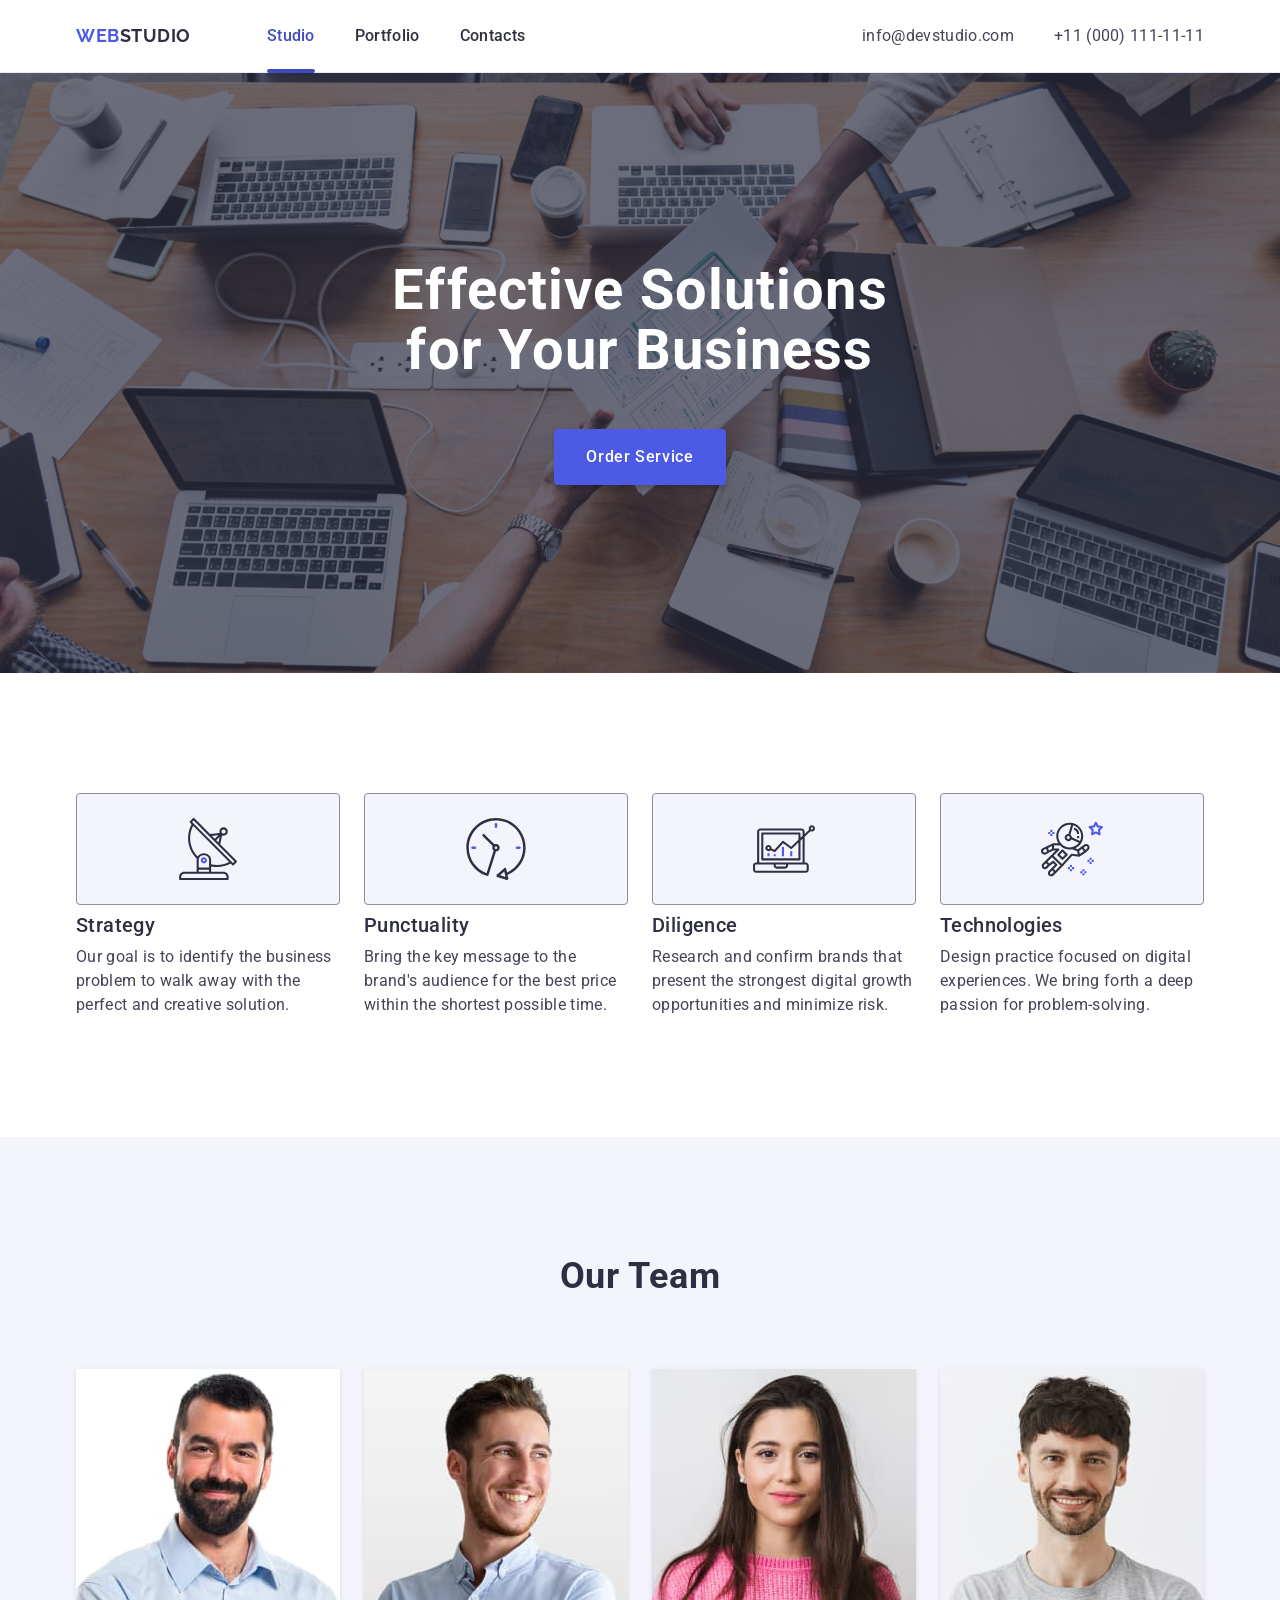
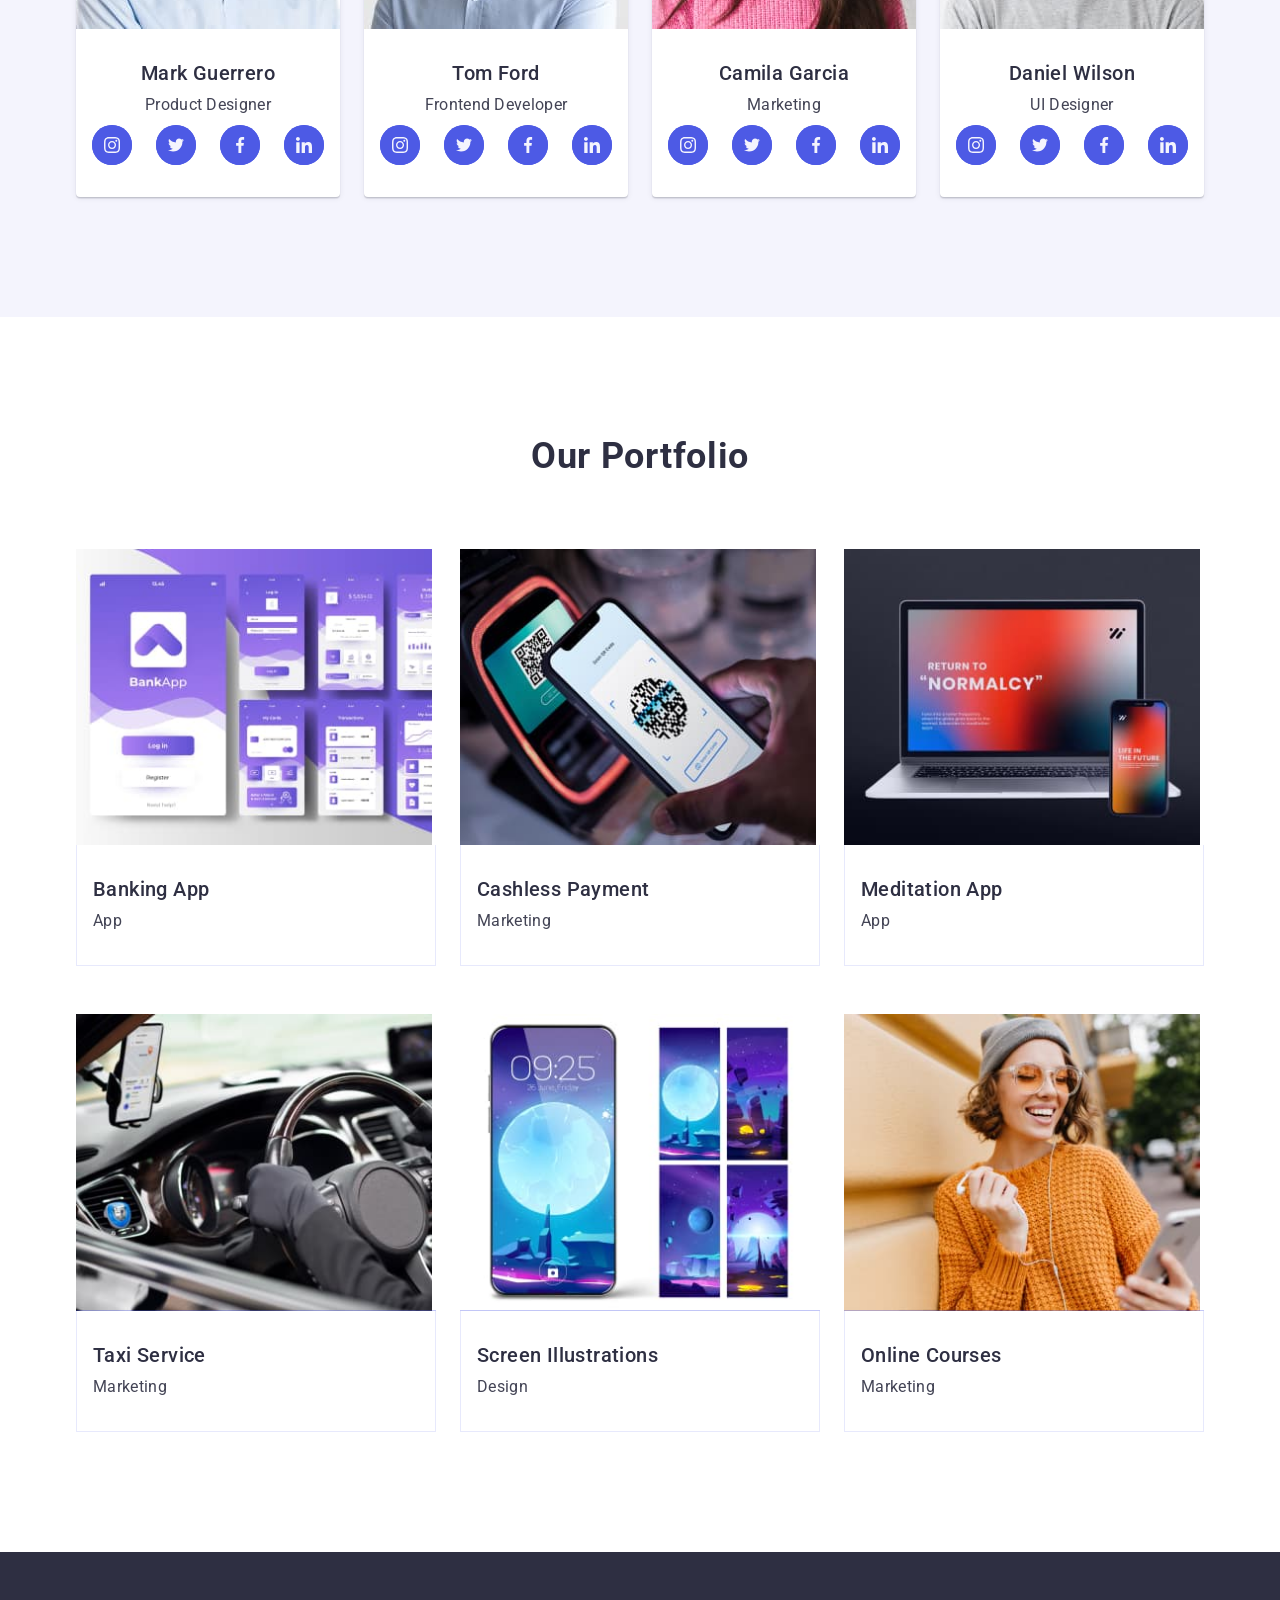
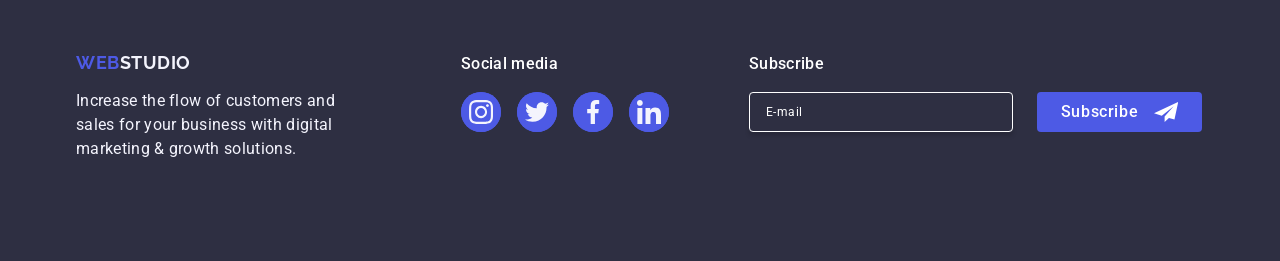
<file: index.html>
<html lang="en"><head>
    <link rel="preconnect" href="https://fonts.googleapis.com">
    <link rel="preconnect" href="https://fonts.gstatic.com" crossorigin="">
    <link href="https://fonts.googleapis.com/css2?family=Raleway:wght@700&amp;family=Roboto:wght@400;500;700&amp;display=swap" rel="stylesheet">
    <link rel="stylesheet" href="https://cdnjs.cloudflare.com/ajax/libs/modern-normalize/2.0.0/modern-normalize.min.css" integrity="sha512-4xo8blKMVCiXpTaLzQSLSw3KFOVPWhm/TRtuPVc4WG6kUgjH6J03IBuG7JZPkcWMxJ5huwaBpOpnwYElP/m6wg==" crossorigin="anonymous" referrerpolicy="no-referrer">

    <link rel="stylesheet" href="./css/styles.css">
    <meta charset="UTF-8">
    <meta name="viewport" content="width=device-width, initial-scale=1.0">
    <title>webstudio</title>
</head>
<body>
    <!---------------HEADER----------------------->
    <header class="header">
        <div class="container header-container">
            <nav class="navigation">
                <a class="web" href="./index.html">Web <span class="web-logo">Studio</span></a>
                <ul class="nav-list">
                    <li class="nav-list-item ">
                        <a href="./index.html" class="nav-item-link studio">Studio</a>
                    </li>
                    <li class="nav-list-item">
                        <a href="" class="nav-item-link">Portfolio</a>
                    </li>
                    <li class="nav-list-item">
                        <a href="" class="nav-item-link">Contacts</a>
                    </li>
                </ul>
            </nav>
            <address class="address">
                <ul class="address-list">
                    <li class="address-item">
                        <a class="address-link" href="mailto:info@devstudio.com">info@devstudio.com</a>
                    </li>
                    <li class="address-item">
                        <a class="address-link" href="tel:+110001111111">+11 (000) 111-11-11</a>
                    </li>
                </ul>
            </address>
            <button type="button" class="header-mob-btn">
                <svg class="" width="24" height="24">
                    <use href="./images/symbol-defs.svg#icon-mob-menu"></use>
                </svg>
            </button>
        </div>
        <!--------------------------- MODAL MENU MOBILE----------------------------------->
        <div class="modal-mob-menu ">
            <div class="modal-mob-top">
                <button class="modal-tel-close-btn" type="button">
                    <svg class="tel-close-btn" width="8" height="8">
                        <use href="./images/symbol-defs.svg#icon-close"></use>
                    </svg>
                </button>
                <nav class="modal-mob-nav">
                    <ul class="mob-item">
                        <li>Studio</li>
                        <li>Portfolio</li>
                        <li>Contacts</li>
                    </ul>
                </nav>
            </div>
            <div class="modal-botton">
                <address class="modal-address">
                    <a class="modal-mob-link" href="tel:+110001111111">+11 (000) 111-11-11</a>
                    <a class="modal-mob-link" href="mailto:info@devstudio.com">info@devstudio.com</a>
                </address>

                <ul class="mob-list-link">
                    <li class="mob-link">
                        <a href="" target="_blank" class="mob-soc-link">
                            <svg class="footer-social-media" width="24" height="24">
                                <use href="./images/symbol-defs.svg#icon-instagram-footer"></use>
                            </svg>
                        </a>
                    </li>
                    <li class="mob-link">
                        <a href="" target="_blank" class="mob-soc-link">
                            <svg class="footer-social-media" width="24" height="24">
                                <use href="./images/symbol-defs.svg#icon-twitter-footer"></use>
                            </svg>
                        </a>
                    </li>
                    <li class="mob-link">
                        <a href="" target="_blank" class="mob-soc-link">
                            <svg class="footer-social-media" width="24" height="24">
                                <use href="./images/symbol-defs.svg#icon-facebook-footer"></use>
                            </svg>
                        </a>
                    </li>
                    <li class="mob-link">
                        <a href="" target="_blank" class="mob-soc-link">
                            <svg class="footer-social-media" width="24" height="24">
                                <use href="./images/symbol-defs.svg#icon-linkedin-footer"></use>
                            </svg>
                        </a>
                    </li>
                </ul>
            </div>


        </div>

        
    </header>

    <!-----------------------------------HERO------------------------------------->
    <main class="main">
        <section class="hero">
            <div class="container">
                <h1 class="hero-title">Effective Solutions for Your Business</h1>
                <button class="btn" type="button"><span class="btn-text">Order Service</span> </button>
            </div>
        </section>

        <!-----------------------------------------FEATURES-------------------------->
        <section class="features">
            <div class="container">
                <h2 class="visually-hidden">features</h2>
                <ul class="features-list">
                    <li class="features-item">
                        <div class="features-images">
                            <svg class="icon" width="64" height="64">
                                <use href="./images/symbol-defs.svg#icon-antenna"></use>
                            </svg>
                        </div>
                        <h3 class="features-subtitle">Strategy</h3>
                        <p class="features-paragraph">
                            Our goal is to identify the business
                            problem to walk away with the perfect and creative solution.
                        </p>
                    </li>
                    <li class="features-item">
                        <div class="features-images">
                            <svg class="icon" width="64" height="64">
                                <use href="./images/symbol-defs.svg#icon-clock"></use>
                            </svg>
                        </div>
                        <h3 class="features-subtitle">Punctuality</h3>
                        <p class="features-paragraph">
                            Bring the key message to the brand's audience for the best price within the shortest
                            possible
                            time.
                        </p>
                    </li>
                    <li class="features-item">
                        <div class="features-images">
                            <svg class="icon" width="64" height="64">
                                <use href="./images/symbol-defs.svg#icon-diagram"></use>
                            </svg>
                        </div>
                        <h3 class="features-subtitle">Diligence</h3>
                        <p class="features-paragraph">
                            Research and confirm brands that present the strongest digital growth opportunities and
                            minimize
                            risk.
                        </p>
                    </li>
                    <li class="features-item">
                        <div class="features-images">
                            <svg class="icon" width="64" height="64">
                                <use href="./images/symbol-defs.svg#icon-astronaut"></use>
                            </svg>
                        </div>
                        <h3 class="features-subtitle">Technologies</h3>
                        <p class="features-paragraph">
                            Design practice focused on digital experiences. We bring forth a deep passion for
                            problem-solving.
                        </p>

                    </li>
                </ul>

            </div>

        </section>
        <!----------------------------------TEAM---------------------------------->
        <section class="our-team">
            <div class="container team-container">
                <h2 class="team-title">Our Team</h2>
                <ul class="team-list">
                    <li class="team-item">
                        <img  srcset="./images/team/img4.jpg 1x, ./images/team/img4-2x.jpg 2x " src="./images/team/img4.jpg" alt="" width="264" height="260" class="team-image ">
                        <div class="description">
                            <h3 class="team-name">Mark Guerrero</h3>
                            <p class="team-text">Product Designer</p>
                            <ul class="team-list-link">
                                <li class="team-link-item">
                                    <a href="" class="our-team-link" target="_blank">
                                        <svg class="team-social-media" width="16" height="16">
                                            <use href="./images/symbol-defs.svg#icon-instagram">
                                            </use>
                                        </svg>
                                    </a>
                                </li>
                                <li class="team-link-item">
                                    <a href="" class="our-team-link" target="_blank">
                                        <svg class="team-social-media" width="16" height="16">
                                            <use href="./images/symbol-defs.svg#icon-twitter">
                                            </use>
                                        </svg>
                                    </a>
                                </li>
                                <li class="team-link-item">
                                    <a href="" class="our-team-link" target="_blank">
                                        <svg class="team-social-media" width="16" height="16">
                                            <use href="./images/symbol-defs.svg#icon-facebook"></use>
                                        </svg>
                                    </a>
                                </li>
                                <li class="team-link-item">
                                    <a href="" class="our-team-link" target="_blank">
                                        <svg class="team-social-media" width="16" height="16">
                                            <use href="./images/symbol-defs.svg#icon-linkedin"></use>
                                        </svg>
                                    </a>
                                </li>
                            </ul>

                        </div>
                    </li>
                    <li class="team-item">
                        <img srcset="./images/team/img5.jpg 1x, ./images/team/img5-2x.jpg 2x " src="./images/team/img5.jpg" alt="" width="264" height="260" class="team-image ">
                        <div class="description">
                            <h3 class="team-name">Tom Ford</h3>
                            <p class="team-text">Frontend Developer</p>
                            <ul class="team-list-link">
                                <li class="team-link-item">
                                    <a href="" class="our-team-link" target="_blank">
                                        <svg class="team-social-media" width="16" height="16">
                                            <use href="./images/symbol-defs.svg#icon-instagram">
                                            </use>
                                        </svg>
                                    </a>
                                </li>
                                <li class="team-link-item">
                                    <a href="" class="our-team-link" target="_blank">
                                        <svg class="team-social-media" width="16" height="16">
                                            <use href="./images/symbol-defs.svg#icon-twitter">
                                            </use>
                                        </svg>
                                    </a>
                                </li>
                                <li class="team-link-item">
                                    <a href="" class="our-team-link" target="_blank">
                                        <svg class="team-social-media" width="16" height="16">
                                            <use href="./images/symbol-defs.svg#icon-facebook"></use>
                                        </svg>
                                    </a>
                                </li>
                                <li class="team-link-item">
                                    <a href="" class="our-team-link" target="_blank">
                                        <svg class="team-social-media" width="16" height="16">
                                            <use href="./images/symbol-defs.svg#icon-linkedin"></use>
                                        </svg>
                                    </a>
                                </li>
                            </ul>

                        </div>
                    </li>
                    <li class="team-item">
                        <img srcset="./images/team/img6.jpg 1x, ./images/team/img6-2x.jpg 2x " src="./images/team/img6.jpg" alt="" width="264" height="260" class="team-image ">
                        <div class="description">
                            <h3 class="team-name">Camila Garcia</h3>
                            <p class="team-text">Marketing</p>

                            <ul class="team-list-link">
                                <li class="team-link-item">
                                    <a href="" class="our-team-link" target="_blank">
                                        <svg class="team-social-media" width="16" height="16">
                                            <use href="./images/symbol-defs.svg#icon-instagram">
                                            </use>
                                        </svg>
                                    </a>
                                </li>
                                <li class="team-link-item">
                                    <a href="" class="our-team-link" target="_blank">
                                        <svg class="team-social-media" width="16" height="16">
                                            <use href="./images/symbol-defs.svg#icon-twitter">
                                            </use>
                                        </svg>
                                    </a>
                                </li>
                                <li class="team-link-item">
                                    <a href="" class="our-team-link" target="_blank">
                                        <svg class="team-social-media" width="16" height="16">
                                            <use href="./images/symbol-defs.svg#icon-facebook"></use>
                                        </svg>
                                    </a>
                                </li>
                                <li class="team-link-item">
                                    <a href="" class="our-team-link" target="_blank">
                                        <svg class="team-social-media" width="16" height="16">
                                            <use href="./images/symbol-defs.svg#icon-linkedin"></use>
                                        </svg>
                                    </a>
                                </li>
                            </ul>

                        </div>
                    </li>
                    <li class="team-item">
                        <img srcset="./images/team/img7.jpg 1x, ./images/team/img7-2x.jpg 2x " src="./images/.jpg" alt="ui designer" width="264" height="260" class="team-image ">
                        <div class="description">
                            <h3 class="team-name">Daniel Wilson</h3>
                            <p class="team-text">UI Designer</p>

                            <ul class="team-list-link">
                                <li class="team-link-item">
                                    <a href="" class="our-team-link" target="_blank">
                                        <svg class="team-social-media" width="16" height="16">
                                            <use href="./images/symbol-defs.svg#icon-instagram">
                                            </use>
                                        </svg>
                                    </a>
                                </li>
                                <li class="team-link-item">
                                    <a href="" class="our-team-link" target="_blank">
                                        <svg class="team-social-media" width="16" height="16">
                                            <use href="./images/symbol-defs.svg#icon-twitter">
                                            </use>
                                        </svg>
                                    </a>
                                </li>
                                <li class="team-link-item">
                                    <a href="" class="our-team-link" target="_blank">
                                        <svg class="team-social-media" width="16" height="16">
                                            <use href="./images/symbol-defs.svg#icon-facebook"></use>
                                        </svg>
                                    </a>
                                </li>
                                <li class="team-link-item">
                                    <a href="" class="our-team-link" target="_blank">
                                        <svg class="team-social-media" width="16" height="16">
                                            <use href="./images/symbol-defs.svg#icon-linkedin"></use>
                                        </svg>
                                    </a>
                                </li>
                            </ul>

                        </div>
                    </li>
                </ul>

            </div>
        </section>
        <!-----------------------------------------PORTFOLIO----------------------------->
        <section class="section-portfolio">
        <div class="container">
          <h2 class="section-portfolio-title">Our Portfolio</h2>
          <ul class="portfolio-list">
            <li class="portfolio-item">
              <div class="portfolio-cover-wrap">
                <picture>
                  <source srcset="
                      ./images/portfolio/port-image-1.jpg    1x,
                      ./images/portfolio/port-image-1-2x.jpg 2x
                    " media="(min-width:1158px)">
                  <source srcset="
                      ./images/portfolio/port-mob-1.jpg    1x,
                      ./images/portfolio/port-mob-1-2x.jpg 2x
                    " media="(min-width:767px)">
                  <source srcset="
                     ./images/portfolio/port-tab-1.jpg  1x,
                      ./images/portfolio/port-tab-1-2x.jpg 2x
                    " media="(max-width:768px)">
                  <img src="./images/portfolio/port-image-1.jpg" alt="Banking App" width="360" height="300">
                </picture>
                <p class="portfolio-cover-text">
                  14 Stylish and User-Friendly App Design Concepts · Task
                  Manager App · Calorie Tracker App · Exotic Fruit Ecommerce App
                  · Cloud Storage App
                </p>
              </div>

              <div class="portfolio-item-text-container">
                <h3 class="portfolio-title">Banking App</h3>
                <p class="portfolio-title-text">App</p>
              </div>
            </li>
            <li class="portfolio-item">
              <div class="portfolio-cover-wrap">
                <picture>
                  <source srcset="
                      ./images/portfolio/port-image-2.jpg    1x,
                      ./images/portfolio/port-image-2-2x.jpg 2x
                    " media="(min-width:1158px)">
                  <source srcset="
                      ./images/portfolio/port-mob-2.jpg    1x,
                      ./images/portfolio/port-mob-2-2x.jpg 2x
                    " media="(min-width:767px)">
                  <source srcset="
                      ./images/portfolio/port-tab-2.jpg  1x,
                      ./images/portfolio/port-tab-2-2x.jpg 2x
                    " media="(max-width:768px)">
                  <img src="./images/portfolio/port-image-2.jpg" alt="Cashless Payment" width="360" height="300">
                </picture>
                <p class="portfolio-cover-text">
                  14 Stylish and User-Friendly App Design Concepts · Task
                  Manager App · Calorie Tracker App · Exotic Fruit Ecommerce App
                  · Cloud Storage App
                </p>
              </div>
              <div class="portfolio-item-text-container">
                <h3 class="portfolio-title">Cashless Payment</h3>
                <p class="portfolio-title-text">Marketing</p>
              </div>
            </li>
            <li class="portfolio-item">
              <div class="portfolio-cover-wrap">
                <picture>
                  <source srcset="
                      ./images/portfolio/port-image-3.jpg    1x,
                      ./images/portfolio/port-image-3-2x.jpg 2x
                    " media="(min-width:1158px)">
                  <source srcset="
                    ./images/portfolio/port-mob-3.jpg    1x,
                      ./images/portfolio/port-mob-3-2x.jpg 2x
                    " media="(min-width:767px)">
                  <source srcset="
                      ./images/portfolio/port-tab-3.jpg  1x,
                      ./images/portfolio/port-tab-3-2x.jpg 2x
                    " media="(max-width:768px)">
                  <img src="./images/portfolio/port-image-3.jpg" alt="Meditation App" width="360" height="300">
                </picture>
                <p class="portfolio-cover-text">
                  14 Stylish and User-Friendly App Design Concepts · Task
                  Manager App · Calorie Tracker App · Exotic Fruit Ecommerce App
                  · Cloud Storage App
                </p>
              </div>
              <div class="portfolio-item-text-container">
                <h3 class="portfolio-title">Meditation App</h3>
                <p class="portfolio-title-text">App</p>
              </div>
            </li>
            <li class="portfolio-item">
              <div class="portfolio-cover-wrap">
                <picture>
                  <source srcset="
                      ./images/portfolio/port-image-4.jpg    1x,
                      ./images/portfolio/port-image-4-2x.jpg 2x
                    " media="(min-width:1158px)">
                  <source srcset="
                      ./images/portfolio/port-mob-4.jpg    1x,
                      ./images/portfolio/port-mob-4-2x.jpg 2x
                    " media="(min-width:767px)">
                  <source srcset="
                     ./images/portfolio/port-tab-4.jpg  1x,
                      ./images/portfolio/port-tab-4-2x.jpg 2x
                    " media="(max-width:768px)">
                  <img src="./images/portfolio/port-image-4.jpg" alt="Taxi Service" width="360" height="300">
                </picture>
                <p class="portfolio-cover-text">
                  14 Stylish and User-Friendly App Design Concepts · Task
                  Manager App · Calorie Tracker App · Exotic Fruit Ecommerce App
                  · Cloud Storage App
                </p>
              </div>
              <div class="portfolio-item-text-container">
                <h3 class="portfolio-title">Taxi Service</h3>
                <p class="portfolio-title-text">Marketing</p>
              </div>
            </li>
            <li class="portfolio-item">
              <div class="portfolio-cover-wrap">
                <picture>
                  <source srcset="
                      ./images/portfolio/port-image-5.jpg    1x,
                      ./images/portfolio/port-image-5-2x.jpg 2x
                    " media="(min-width:1158px)">
                  <source srcset="
                     ./images/portfolio/port-mob-5.jpg    1x,
                      ./images/portfolio/port-mob-5-2x.jpg 2x
                    " media="(min-width:767px)">
                  <source srcset="
                      ./images/portfolio/port-tab-5.jpg  1x,
                      ./images/portfolio/port-tab-5-2x.jpg 2x
                    " media="(max-width:768px)">
                  <img src="./images/portfolio/port-image-5.jpg" alt="Screen Illustrations" width="360" height="300">
                </picture>
                <p class="portfolio-cover-text">
                  14 Stylish and User-Friendly App Design Concepts · Task
                  Manager App · Calorie Tracker App · Exotic Fruit Ecommerce App
                  · Cloud Storage App
                </p>
              </div>
              <div class="portfolio-item-text-container">
                <h3 class="portfolio-title">Screen Illustrations</h3>
                <p class="portfolio-title-text">Design</p>
              </div>
            </li>
            <li class="portfolio-item">
              <div class="portfolio-cover-wrap">
                <picture>
                  <source srcset="
                      ./images/portfolio/port-image-6.jpg    1x,
                      ./images/portfolio/port-image-6-2x.jpg 2x
                    " media="(min-width:1158px)">
                  <source srcset="
                      ./images/portfolio/port-mob-6.jpg    1x,
                      ./images/portfolio/port-mob-6-2x.jpg 2x
                    " media="(min-width:767px)">
                  <source srcset="
                      ./images/portfolio/port-tab-6.jpg  1x,
                      ./images/portfolio/port-tab-6-2x.jpg 2x
                    " media="(max-width:768px)">
                  <img src="./images/portfolio/port-image-6.jpg" alt="Online Courses" width="360" height="300">
                </picture>
                <p class="portfolio-cover-text">
                  14 Stylish and User-Friendly App Design Concepts · Task
                  Manager App · Calorie Tracker App · Exotic Fruit Ecommerce App
                  · Cloud Storage App
                </p>
              </div>
              <div class="portfolio-item-text-container">
                <h3 class="portfolio-title">Online Courses</h3>
                <p class="portfolio-title-text">Marketing</p>
              </div>
            </li>
          </ul>
        </div>
      </section>
    </main>
    <!--------------------FOOTER------------------------------------>
    <footer class="footer-effect">
        <div class="container footer-container ">
            <div class="footer">
                <a class="web-footer" href="./index.html">Web<span class="logo-footer">Studio</span></a>
                <p class="footer-text">
                    Increase the flow of customers and sales for your business with digital marketing &amp; growth
                    solutions.
                </p>
            </div>
            <div class="footer-link">
                <p class="footer-list-text">Social media</p>

                <ul class="footer-list-link">
                    <li class="footer-item-link">
                        <a href="" target="_blank" class="footer-link-link">
                            <svg class="footer-social-media" width="24" height="24">
                                <use href="./images/symbol-defs.svg#icon-instagram"></use>
                            </svg>
                        </a>
                    </li>
                    <li class="footer-item-link">
                        <a href="" target="_blank" class="footer-link-link">
                            <svg class="footer-social-media" width="24" height="24">
                                <use href="./images/symbol-defs.svg#icon-twitter"></use>
                            </svg>
                        </a>
                    </li>
                    <li class="footer-item-link">
                        <a href="" target="_blank" class="footer-link-link">
                            <svg class="footer-social-media" width="24" height="24">
                                <use href="./images/symbol-defs.svg#icon-facebook"></use>
                            </svg>
                        </a>
                    </li>
                    <li class="footer-item-link">
                        <a href="" target="_blank" class="footer-link-link">
                            <svg class="footer-social-media" width="24" height="24">
                                <use href="./images/symbol-defs.svg#icon-linkedin"></use>
                            </svg>
                        </a>
                    </li>
                </ul>
            </div>
            <div class="footer-third-part">
                <p class="subscribe-text">Subscribe</p>

                <form class="form-footer">
                    <label for="email" class="form-label">
                        <input type="email" name="email" class="form-email" placeholder="E-mail" id="email">
                    </label>
                    <button type="submit" class="subscribe-btn">Subscribe<svg width="24" height="24" class="subscribe-btn-svg">
                            <use href="./images/symbol-defs.svg#icon-send"></use>
                        </svg></button>
                </form>
            </div>
        </div>
    </footer>
    <!-----------------------------MODAL WINDOW------------------------------------->
    <div class="backdrop  ">
        <div class="modal ">
            <button class="modal-close-btn" type="button">
                <svg class="close-svg" width="8" height="8">
                    <use href="./images/symbol-defs.svg#icon-close"></use>
                </svg>
            </button>
            <p class="modal-text">Leave your contacts and we will call you back</p>
            <form class="form">

                <div class="modal-field">
                    <label for="user-name" class="label">Name</label>
                    <div class="svg-into">
                        <input type="text" class="input-text" name="user-name" id="user-name">
                        <svg class="modal-user-svg" width="18" height="24">
                            <use href="./images/symbol-defs.svg#icon-person"></use>
                        </svg>
                    </div>
                </div>
                <div class=" modal-field">
                    <label for="user-phone" class="label">Phone</label>
                    <div class="svg-into">
                        <input type="tel" class="input-text" name="user-phone" id="user-phone">
                        <svg class="modal-user-svg" width="18" height="24">
                            <use href="./images/symbol-defs.svg#icon-phone"></use>
                        </svg>
                    </div>
                </div>
                <div class="modal-field">
                    <label for="user-email" class="label">Email</label>
                    <div class="svg-into">
                        <input type="email" class="input-text" name="user-email" id="user-email">
                        <svg class="modal-user-svg" width="18" height="24">
                            <use href="./images/symbol-defs.svg#icon-email"></use>
                        </svg>
                    </div>
                </div>


                <div class="textarea-field">
                    <label for="user-comment" class="label">Comment</label>
                    <textarea name="user-comment" id="user-comment" placeholder="Text input" class="textarea input-text"></textarea>
                </div>

                <div class="checkbox">
                    <input type="checkbox" name="user-privacy" id="user-privacy" class="privacy-checkbox visually-hidden " value="true">
                    <label for="user-privacy" class="privacy-text"><span class="agree-svg">
                            <svg class="privacy-agree" width="10" height="8">
                                <use href="./images/symbol-defs.svg#icon-Vector"></use>
                            </svg>
                        </span> <span class="mob-modal"> I accept the terms and conditions of the <a href="" class="privacy-agree-text">
                                Privacy Policy</a></span>
                    </label>
                </div>
                <button type="submit" class="modal-btn"><span class="btn-text">Send</span></button>
            </form>
        </div>
    </div>
</body>
</html>
</file>
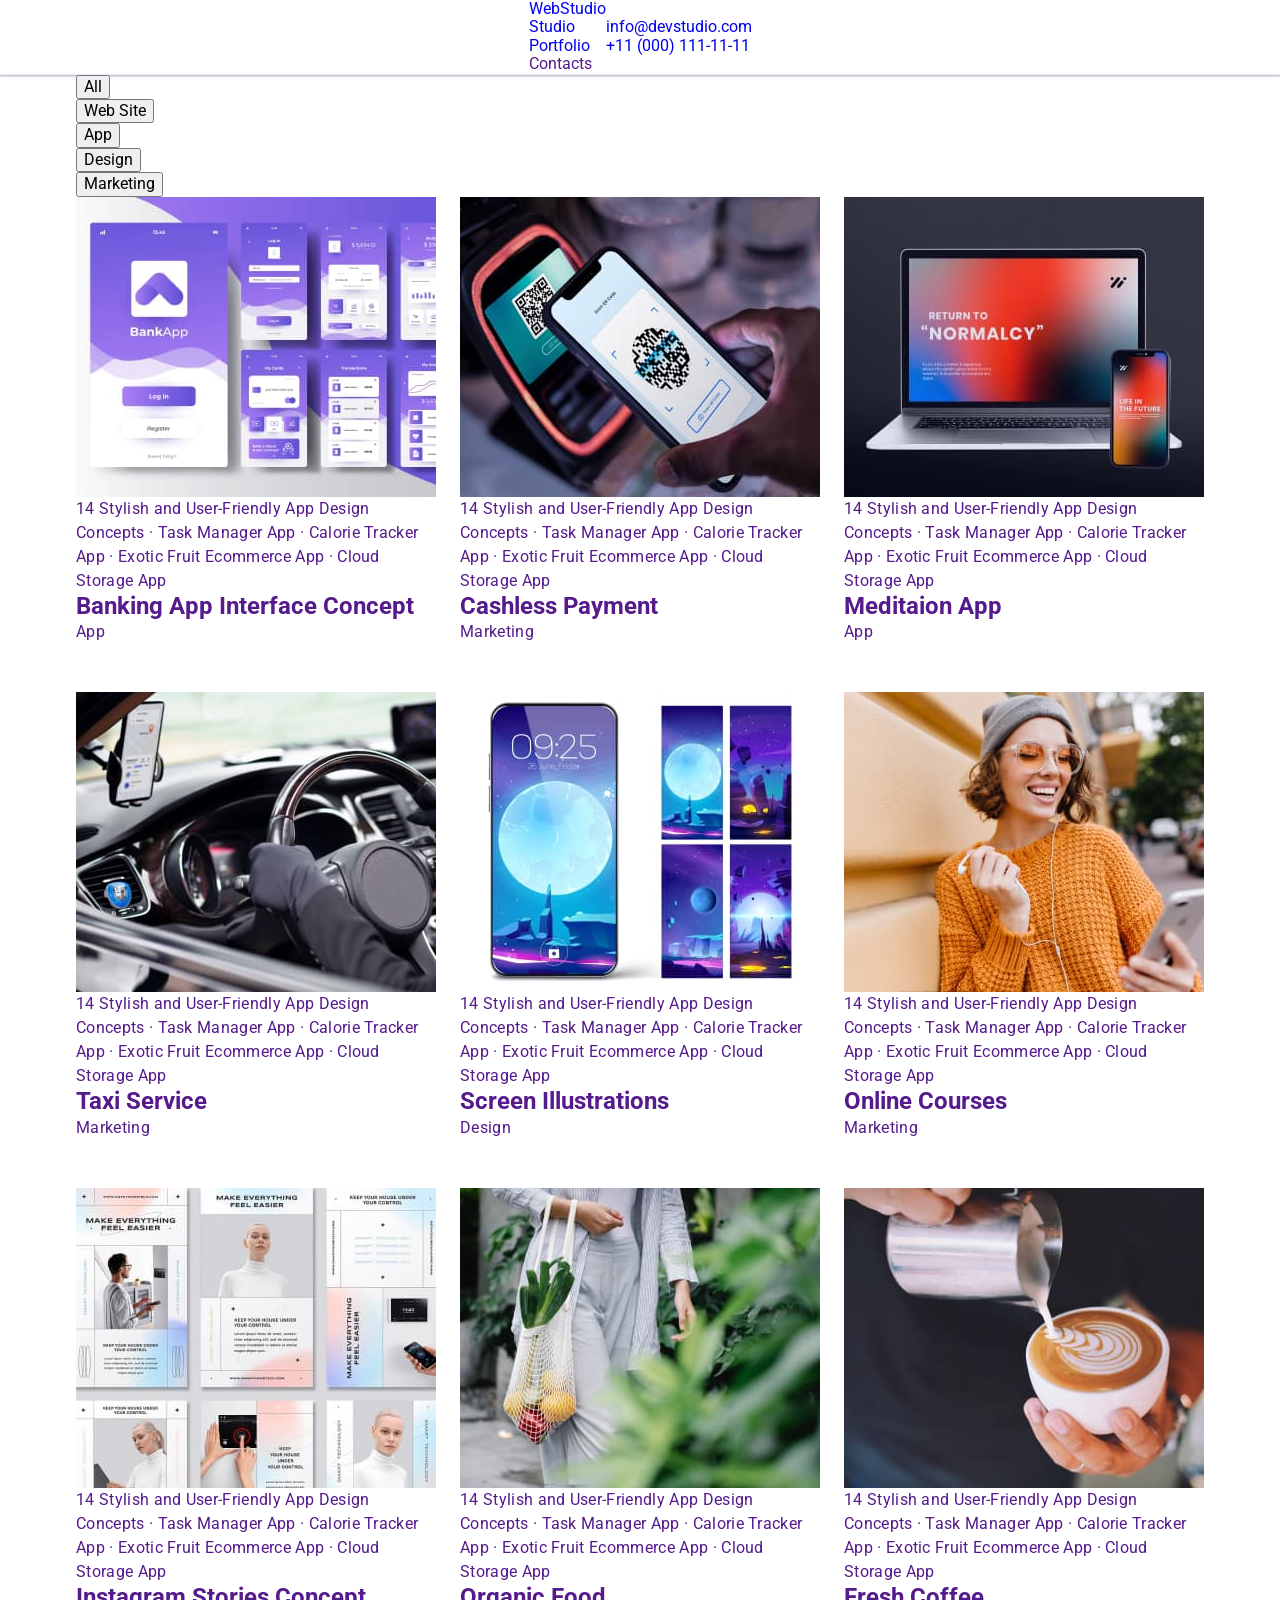
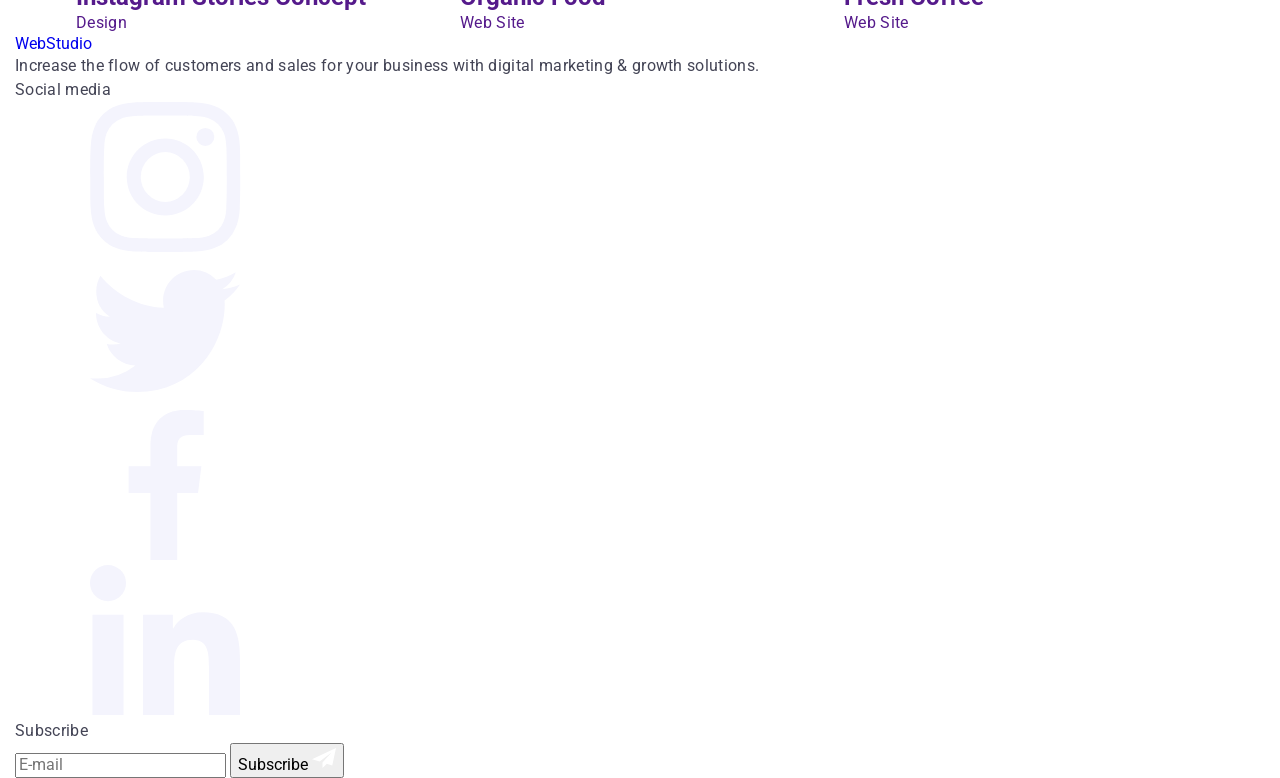
<file: portfolio.html>
<!DOCTYPE html>
<html lang="en">
<head>
    <meta charset="UTF-8">
    <meta http-equiv="X-UA-Compatible" content="IE=edge">
    <meta name="viewport" content="width=device-width, initial-scale=1.0">
    <title>Portfolio</title>
    <link rel="preconnect" href="https://fonts.googleapis.com">
    <link rel="preconnect" href="https://fonts.gstatic.com" crossorigin>
    <link href="https://fonts.googleapis.com/css2?family=Montserrat:wght@400;700&family=Raleway:wght@800&family=Roboto:wght@400;500;700;900&display=swap" rel="stylesheet">    
    <link
    rel="stylesheet"
    href="https://cdnjs.cloudflare.com/ajax/libs/modern-normalize/1.1.0/modern-normalize.min.css"
    integrity="sha512-wpPYUAdjBVSE4KJnH1VR1HeZfpl1ub8YT/NKx4PuQ5NmX2tKuGu6U/JRp5y+Y8XG2tV+wKQpNHVUX03MfMFn9Q=="
    crossorigin="anonymous"
    referrerpolicy="no-referrer"
  />
    <link rel="stylesheet" href="./css/styles.css" />
</head>
<body>
  <header class="header">
    <div class="container header-container">
    <nav class="header-navigation">
        <a class="header-logo" href="./index.html"><span class="logo-Web">Web</span>Studio</a>
<ul class="header-list list">
<li class="header-item"><a href="./index.html" class="header-link link">Studio</a></li>
<li class="header-item"><a href="./portfolio.html" class="header-link link underline">Portfolio</a></li>
<li class="header-item"><a href="" class="header-link link">Contacts</a></li>
</ul>
</nav>
<ul class="contacts-list">
<li><a href="mailto:info@devstudio.com" class="header-mail link">info@devstudio.com</a></li>
<li><a href="tel:+110001111111" class="header-tel link">+11 (000) 111-11-11</a></li>
</ul>
</div>
</header>
  <main>
    <section class="portfolio section">
      <div class="container">
        <ul class="btn-filter-list list">
          <li class="btn-filter-item">
            <button class="filter-btns" type="button">All</button>
          </li>
          <li class="btn-filter-item">
            <button class="filter-btns" type="button">Web Site</button>
          </li>
          <li class="btn-filter-item">
            <button class="filter-btns" type="button">App</button>
          </li>
          <li class="btn-filter-item">
            <button class="filter-btns" type="button">Design</button>
          </li>
          <li class="btn-filter-item">
            <button class="filter-btns" type="button">Marketing</button>
          </li>
        </ul>
        <ul class="list portfolio-list">
          <li class="portfolio-item">
            <a class="portfilio-link link" href="">
              <div class="overlay">
                <img class="portfolio-img" src="./images-portfolio/img.jpg" alt="banking app interface concept" width="360" height="300">
                <div class="overlay-hover">
                  <p class="overlay-text text">
                    14 Stylish and User-Friendly App Design Concepts ·
                    Task Manager App · Calorie Tracker App · Exotic Fruit
                    Ecommerce App · Cloud Storage App
                  </p>
                </div>
              </div>

              <div class="portfolio-desc">
                <h2 class="sub-title">Banking App Interface Concept</h2>

                <p class="text">App</p>
              </div>
            </a>
          </li>
          <li class="portfolio-item">
            <a class="portfilio-link link" href="">
              <div class="overlay">
                <img class="portfolio-img" src="./images-portfolio/img1.jpg" alt="no-cash payment" width="360" height="300">
                <div class="overlay-hover">
                  <p class="overlay-text text">
                    14 Stylish and User-Friendly App Design Concepts ·
                    Task Manager App · Calorie Tracker App · Exotic Fruit
                    Ecommerce App · Cloud Storage App
                  </p>
                </div>
              </div>
              <div class="portfolio-desc">
                <h2 class="sub-title">Cashless Payment</h2>

                <p class="text">Marketing</p>
              </div>
            </a>
          </li>
          <li class="portfolio-item">
            <a class="portfilio-link link" href="">
              <div class="overlay">
                <img class="portfolio-img" src="./images-portfolio/img2.jpg" alt="app for meditation" width="360" height="300">
                <div class="overlay-hover">
                  <p class="overlay-text text">
                    14 Stylish and User-Friendly App Design Concepts ·
                    Task Manager App · Calorie Tracker App · Exotic Fruit
                    Ecommerce App · Cloud Storage App
                  </p>
                </div>
              </div>
              <div class="portfolio-desc">
                <h2 class="sub-title">Meditaion App</h2>

                <p class="text">App</p>
              </div>
            </a>
          </li>
          <li class="portfolio-item">
            <a class="portfilio-link link" href="">
              <div class="overlay">
                <img class="portfolio-img" src="./images-portfolio/img3.jpg" alt="taxi service" width="360" height="300">
                <div class="overlay-hover">
                  <p class="overlay-text text">
                    14 Stylish and User-Friendly App Design Concepts ·
                    Task Manager App · Calorie Tracker App · Exotic Fruit
                    Ecommerce App · Cloud Storage App
                  </p>
                </div>
              </div>
              <div class="portfolio-desc">
                <h2 class="sub-title">Taxi Service</h2>

                <p class="text">Marketing</p>
              </div>
            </a>
          </li>
          <li class="portfolio-item">
            <a class="portfilio-link link" href="">
              <div class="overlay">
                <img class="portfolio-img" src="./images-portfolio/img4.jpg" alt="screen illustrations" width="360" height="300">
                <div class="overlay-hover">
                  <p class="overlay-text text">
                    14 Stylish and User-Friendly App Design Concepts ·
                    Task Manager App · Calorie Tracker App · Exotic Fruit
                    Ecommerce App · Cloud Storage App
                  </p>
                </div>
              </div>
              <div class="portfolio-desc">
                <h2 class="sub-title">Screen Illustrations</h2>

                <p class="text">Design</p>
              </div>
            </a>
          </li>
          <li class="portfolio-item">
            <a class="portfilio-link link" href="">
              <div class="overlay">
                <img class="portfolio-img" src="./images-portfolio/img5.jpg" alt="online courses" width="360" height="300">
                <div class="overlay-hover">
                  <p class="overlay-text text">
                    14 Stylish and User-Friendly App Design Concepts ·
                    Task Manager App · Calorie Tracker App · Exotic Fruit
                    Ecommerce App · Cloud Storage App
                  </p>
                </div>
              </div>
              <div class="portfolio-desc">
                <h2 class="sub-title">Online Courses</h2>

                <p class="text">Marketing</p>
              </div>
            </a>
          </li>
          <li class="portfolio-item">
            <a class="portfilio-link link" href="">
              <div class="overlay">
                <img class="portfolio-img" src="./images-portfolio/img6.jpg" alt="instagram stories oncept" width="360" height="300">
                <div class="overlay-hover">
                  <p class="overlay-text text">
                    14 Stylish and User-Friendly App Design Concepts ·
                    Task Manager App · Calorie Tracker App · Exotic Fruit
                    Ecommerce App · Cloud Storage App
                  </p>
                </div>
              </div>
              <div class="portfolio-desc">
                <h2 class="sub-title">Instagram Stories Concept</h2>

                <p class="text">Design</p>
              </div>
            </a>
          </li>
          <li class="portfolio-item">
            <a class="portfilio-link link" href="">
              <div class="overlay">
                <img class="portfolio-img" src="./images-portfolio/img7.jpg" alt="organic food" width="360" height="300">
                <div class="overlay-hover">
                  <p class="overlay-text text">
                    14 Stylish and User-Friendly App Design Concepts ·
                    Task Manager App · Calorie Tracker App · Exotic Fruit
                    Ecommerce App · Cloud Storage App
                  </p>
                </div>
              </div>
              <div class="portfolio-desc">
                <h2 class="sub-title">Organic Food</h2>

                <p class="text">Web Site</p>
              </div>
            </a>
          </li>
          <li class="portfolio-item">
            <a class="portfilio-link link" href="">
              <div class="overlay">
                <img class="portfolio-img" src="./images-portfolio/img8.jpg" alt="fresh coffee" width="360" height="300">
                <div class="overlay-hover">
                  <p class="overlay-text text">
                    14 Stylish and User-Friendly App Design Concepts ·
                    Task Manager App · Calorie Tracker App · Exotic Fruit
                    Ecommerce App · Cloud Storage App
                  </p>
                </div>
              </div>
              <div class="portfolio-desc">
                <h2 class="sub-title">Fresh Coffee</h2>

                <p class="text">Web Site</p>
              </div>
            </a>
          </li>
        </ul>
      </div>
    </section>
</body>
</main>
<footer class="footer">
    <div class="container footer-content">
      <div class="footer-wrap-text">
        <a class="footer-logo" href="./index.html"><span class="logo-Web">Web</span>Studio</a>
        <p class="text-footer">
          Increase the flow of customers and sales for your business with
          digital marketing &amp; growth solutions.
        </p>
      </div>
      <div class="footer-wrap-social-media">
        <p class="footer-social-media-title text">Social media</p>
        <ul class="list footer-social-media-list">
          <li class="footer-social-mebia-item">
            <a class="footer-social-media-link" href="https://www.instagram.com/" target="_blank" rel="noreferrer noopener">
              <svg class="footer-social-media-icon">
                <use href="./images/sprite.svg#icon-instagram"></use>
              </svg>
            </a>
          </li>
          <li class="footer-social-mebia-item">
            <a class="footer-social-media-link" href="https://twitter.com/" target="_blank" rel="noreferrer noopener">
              <svg class="footer-social-media-icon">
                <use href="./images/sprite.svg#icon-twitter"></use>
              </svg>
            </a>
          </li>
  
          <li class="footer-social-mebia-item">
            <a class="footer-social-media-link" href="https://www.facebook.com/" target="_blank" rel="noreferrer noopener">
              <svg class="footer-social-media-icon">
                <use href="./images/sprite.svg#icon-facebook"></use>
              </svg>
            </a>
          </li>
          <li class="footer-social-mebia-item">
            <a class="footer-social-media-link" href="https://www.linkedin.com/" target="_blank" rel="noreferrer noopener">
              <svg class="footer-social-media-icon">
                <use href="./images/sprite.svg#icon-linkedin"></use>
              </svg>
            </a>
          </li>
        </ul>
      </div> 
      <div>
        <p class="footer-subscribe-title text">Subscribe</p>
        <form class="footer-subscribe-form">
          <input name="email" class="footer-subscribe-input" type="email" placeholder="E-mail">
          <button class="footer-subscribe-btn" type="submit">
            Subscribe
            <svg class="footer-subscribe-icon" width="24" height="24">
              <use href="./images/sprite1.svg#icon-paper-plane"></use>
            </svg>
          </button>
        </form>
      </div>
  </footer>
    </body>
</html>
</file>
<file: css/styles.css>
*,
*::before,
*::after {
    box-sizing: border-box;
}

h1,
h2,
h3,
h4,
h5,
h6,
p {
    margin-top: 0;
    margin-bottom: 0;
}

ul {
    margin: 0;
    padding: 0;
}

img {
    display: block;
    max-width: 100%;
    height: 100%;
}

.container {
    max-width: 320px;
    padding-left: 16px;
    padding-right: 16px;
    margin: 0 auto;
}

button {
    cursor: pointer;
}

body {
    font-family: "Roboto", sans-serif;
    background-color: #ffffff;
    color: #434455;
}

a {
    text-decoration: none;
    padding-left: 0;
}

a:hover,
a:focus {
    text-decoration: none;
    color: #404bbf;
}

a {
    transition: color 250ms cubic-bezier(0.4, 0, 0.2, 1),
        background-color 250ms cubic-bezier(0.4, 0, 0.2, 1),
        border 250ms cubic-bezier(0.4, 0, 0.2, 1);
}

h2 {
    font-family: "Roboto";
    font-weight: 700;
}

h3 {
    font-weight: 500;
}

ul {
    list-style-type: none;
}

p {
    font-size: 16px;
    line-height: 1.5;
    letter-spacing: 0.02em;
}

/*-------------------------------------HEADER--------------------------------*/

.header {
    border-bottom: 1px solid #e7e9fc;
    box-shadow: 0 1px 6px 0 rgba(46, 47, 66, 0.08),
        0 1px 1px 0 rgba(46, 47, 66, 0.16), 0 2px 1px 0 rgba(46, 47, 66, 0.08);
    background: #fff;
}

.header-container {
    display: flex;
    align-items: center;
    justify-content: space-between;
}

.navigation {
    display: flex;
    align-items: center;
}

.web {
    font-family: "Raleway", sans-serif;
    padding-top: 16px;
    padding-bottom: 16px;
    font-weight: 700;
    text-transform: uppercase;
    font-size: 18px;
    line-height: 1.17;
    letter-spacing: 0.03em;
    color: #4d5ae5;
}

.web-logo {
    font-family: "Raleway", sans-serif;
    font-weight: 700;
    font-size: 18px;
    line-height: 1.17;
    letter-spacing: 0.03em;
    text-transform: uppercase;
    color: #2e2f42;
}

.header-mob-menu {
    fill: #2f2f37;
}

.nav-list {
    display: none;
}

.nav-list-item {}

.address {
    display: none;
}

.address-item {}

.header-mob-btn {
    border: none;
    background-color: transparent;
    padding: 0;
    cursor: pointer;
    line-height: 0;
}



.modal-mob-menu {
    width: 100%;
    height: 100%;
    position: fixed;
    top: 0;
    overflow: auto;
    display: flex;
    flex-direction: column;
    justify-content: space-between;
    background-color: #fcfcfc;
    padding: 24px 24px 40px 16px;
    opacity: 0;
    pointer-events: none;
    visibility: hidden;
}

.modal-mob-top {
    display: flex;
    flex-direction: column;
    gap: 24px;
}

.modal-tel-close-btn {
    display: flex;
    align-items: center;
    justify-content: center;
    margin-left: auto;
    width: 24px;
    height: 24px;
    background-color: transparent;
    border-radius: 50%;
    border: 1px solid rgba(0, 0, 0, 0.1);
    transition: background-color 250ms cubic-bezier(0.4, 0, 0.2, 1),
        fill 250ms cubic-bezier(0.4, 0, 0.2, 1);
}

.modal-tel-close-btn:focus {
    background-color: #404bbf;
}

.tel-close-btn {
    fill: #2e2f42;
}

.tel-close-btn:hover {
    fill: #e5e5e5;
}

.mob-item li {
    font-weight: 700;
    font-size: 36px;
    line-height: 1.11111;
    letter-spacing: 0.02em;
    color: #2e2f42;
    transition: color 250ms cubic-bezier(0.4, 0, 0.2, 1);
}

.mob-item li:first-child {
    color: #404bbf;
}

.mob-item li:not(:last-child) {
    margin-bottom: 40px;
}

.mob-item li:hover,
.mob-item li:focus {
    color: #404bbf;
}

.mob-item li:active {
    color: #404bbf;
}

.modal-botton {
    display: flex;
    flex-direction: column;
    gap: 24px;
}

.modal-address {
    display: flex;
    flex-direction: column;
    gap: 24px;
    margin-bottom: 48px;
}

.modal-mob-link {
    font-family: inherit;
    font-style: normal;
    font-weight: 500;
    font-size: 20px;
    line-height: 1.2;
    letter-spacing: 0.02em;
    color: #434455;
    transition: color 250ms cubic-bezier(0.4, 0, 0.2, 1);
}

.modal-mob-link:focus {
    color: #404bbf;
}

.mob-list-link {
    display: flex;
    align-items: center;
    gap: 40px;
}

.mob-link {
    width: 40px;
    height: 40px;
    border-radius: 50%;
    background-color: #4d5ae5;
    width: calc((100% - 120px) / 4);
    transition: background-color 250ms cubic-bezier(0.4, 0, 0.2, 1);
}

.mob-link:focus {
    background-color: #404bbf;
}

.mob-soc-link {
    display: flex;
    align-items: center;
    justify-content: center;
    width: 100%;
    height: 100%;
    border-radius: 50%;
    background-color: #4d5ae5;
    transition: background-color 250ms cubic-bezier(0.4, 0, 0.2, 1);
}

.mob-soc-link:focus {
    background-color: #404bbf;
}

/*-----------------------------------HERO SECTION---------------------------------*/

.hero {
    padding: 72px 0;
    background-color: #2e2f42;
    background-image: linear-gradient(to bottom,
            rgba(46, 47, 66, 0.7),
            rgba(46, 47, 66, 0.7)),
        url(../images/hero/back-image-mob-1x.jpg);
    background-position: center;
    background-repeat: no-repeat;
    background-size: cover;
}

@media screen and (-webkit-min-device-pixel-ratio: 2),
(min-resolution: 2dppx),
(min-resolution: 192dpi) {
    .hero {
        background-image: linear-gradient(to bottom,
                rgba(46, 47, 66, 0.7),
                rgba(46, 47, 66, 0.7)),
            url(../images/hero/back-image-mob-2x.jpg);
    }
}

.hero-title {
    text-align: center;
    font-weight: 700;
    font-size: 36px;
    line-height: 1.11;
    max-width: 216px;
    letter-spacing: 0.02em;
    margin: 0 auto;
    color: #fff;
}

.btn {
    display: block;
    margin-top: 72px;
    margin-bottom: 0;
    margin-right: auto;
    margin-left: auto;
    border-radius: 4px;
    box-shadow: 0 4px 4px 0 rgba(0, 0, 0, 0.15);
    background: #4d5ae5;
    padding: 16px 32px;
    min-width: 169px;
    border: none;
    transition: background-color 250ms cubic-bezier(0.4, 0, 0.2, 1);
}

.btn-text {
    font-family: inherit;
    font-weight: 500;
    font-size: 16px;
    line-height: 1.5;
    letter-spacing: 0.04em;
    color: #fff;
}

.btn:hover {
    background: #404bbf;
}

/*------------------------------FEATURES------------------- ---------*/
.features {
    padding: 96px 0;
}

.visually-hidden {
    position: absolute;
    width: 1px;
    height: 1px;
    margin: -1px;
    border: 0;
    padding: 0;
    white-space: nowrap;
    clip-path: inset(100%);
    clip: rect(0 0 0 0);
    overflow: hidden;
}

.features-list {
    display: block;
}

.features-list li {
    margin-bottom: 72px;
}

.features-list li:last-child {
    margin-bottom: 0;
}

.features-item {}

.features-images {
    display: none;
}

.icon {}

.features-subtitle {
    margin-bottom: 8px;
    font-weight: 700;
    font-size: 36px;
    line-height: 1.11;
    letter-spacing: 0.02em;
    text-align: center;
    color: #2e2f42;
}

.features-paragraph {
    font-weight: 500;
    font-size: 16px;
    line-height: 1.5;
    letter-spacing: 0.02em;
    color: #434455;
}

/*-------------------------------TEAM-----------------------------------*/
.our-team {
    padding: 96px 0;
    background: #f4f4fd;
}

.team-title {
    font-size: 36px;
    line-height: 1.11;
    letter-spacing: 0.02em;
    text-align: center;
    text-transform: capitalize;
    color: #2e2f42;
    margin-bottom: 72px;
}

.team-list {
    display: flex;
    flex-direction: column;
    gap: 72px;
    align-items: center;
}

.team-item {
    background-color: #ffffff;
    border-radius: 0 0 4px 4px;
    box-shadow: 0 2px 1px 0 rgba(46, 47, 66, 0.08),
        0 1px 1px 0 rgba(46, 47, 66, 0.16), 0 1px 6px 0 rgba(46, 47, 66, 0.08);
}

.team-image {}

.description {
    text-align: center;
    padding: 32px 0;
}

.team-name {
    font-weight: 500;
    font-size: 20px;
    line-height: 1.2;
    letter-spacing: 0.02em;
    color: #2e2f42;
    margin-bottom: 8px;
}

.team-text {
    color: #434455;
    margin-bottom: 8px;
}

.team-list-link {
    display: flex;
    align-items: center;
    justify-content: center;
    gap: 24px;
}

.team-link-item {
    width: calc((100% - 75px) / 4);
    width: 40px;
    height: 40px;
    background-color: #4d5ae5;
    border-radius: 50%;
}

.our-team-link {
    display: flex;
    align-items: center;
    justify-content: center;
    width: 100%;
    height: 100%;
    border-radius: 50%;
    background-color: #4d5ae5;
    transition: background-color 250ms cubic-bezier(0.4, 0, 0.2, 1);
}

.team-social-media {
    fill: #f4f4fd;
}

.our-team-link:hover,
.our-team-link:focus {
    background-color: #404bbf;
}

/* -----------------------------------PORTFOLIO------------------------------- */

.section-portfolio {
    padding-top: 96px;
    padding-bottom: 96px;
}

.section-portfolio-title {
    font-weight: 700;
    font-size: 36px;
    line-height: 1.11;
    letter-spacing: 0.02em;
    text-align: center;
    color: #2e2f42;
    text-transform: capitalize;
    margin-bottom: 72px;
}

.portfolio-list {
    display: flex;
    flex-wrap: wrap;
    row-gap: 48px;
}

.portfolio-title {
    font-weight: 500;
    font-size: 20px;
    line-height: 1.2;
    letter-spacing: 0.02em;
    color: #2e2f42;
    margin-bottom: 8px;
}

.portfolio-title-text {
    font-weight: 400;
    font-size: 16px;
    line-height: 1.5;
    letter-spacing: 0.02em;
    color: #434455;
}

.portfolio-item {
    transition: box-shadow 250ms cubic-bezier(0.4, 0, 0.2, 1);
}

.portfolio-cover-wrap img {
    max-width: 288px;
    height: auto;
}

.portfolio-item:hover {
    box-shadow: 0 2px 1px 0 rgba(46, 47, 66, 0.08), 0 1px 1px 0 rgba(46, 47, 66, 0.16), 0 1px 6px 0 rgba(46, 47, 66, 0.08);
}

/* .portfolio-item:hover .portfolio-cover-text {
    transform: translateY(0);
} */

.portfolio-item-text-container {
    padding-top: 32px;
    padding: 32px 16px;
    border: 1px solid #e7e9fc;
    border-top: none;
}

.portfolio-cover-text {
    position: absolute;
    top: 0;
    background-color: #4d5ae5;
    font-size: 16px;
    line-height: 1.5;
    letter-spacing: 0.02em;
    color: #f4f4fd;
    height: 100%;
    padding: 40px 32px;
    transform: translateY(100%);
    transition: transform 250ms cubic-bezier(0.4, 0, 0.2, 1);
}

.portfolio-cover-wrap {
    position: relative;
    overflow: hidden;
}
/* ----------------------------------FOOTER------------------------------- */
.footer-effect {
    padding: 96px 0;
    background-color: #2e2f42;
}

.footer-container {
    display: flex;
    flex-direction: column;
    
    gap: 72px;
  
}

.footer-item-link {
    display: flex;
}

.footer {
    display: flex;
    flex-direction: column;
    gap: 16px;
}

.web-footer {
    
    display: flex;
    justify-content: center;
    font-family: "Raleway", sans-serif;
    font-weight: 700;
    text-transform: uppercase;
    font-size: 18px;
    line-height: 1.17;
    letter-spacing: 0.03em;
    color: #4d5ae5;
    align-items: center;
}

.logo-footer {
    font-family: "Raleway", sans-serif;
    font-weight: 700;
    font-size: 18px;
    line-height: 1.17;
    letter-spacing: 0.03em;
    text-transform: uppercase;
    color: #f4f4fd;
}

.footer-text {
    font-size: 16px;
    line-height: 1.5;
    letter-spacing: 0.02em;
    color: #f4f4fd;
}

.footer-list-text {
    font-weight: 500;
    font-size: 16px;
    line-height: 1.5;
    letter-spacing: 0.02em;
    color: #fff;
}

.footer-link {
    display: flex;
    flex-direction: column;
    gap: 16px;
    align-items: center;
}

.footer-list-link {
    display: flex;
    gap: 16px;
}

.footer-item-link {
    width: calc((100% - 3 * 16px) / 4);
    width: 40px;
    height: 40px;
    border-radius: 50%;
    background-color: #4d5ae5;
}

.footer-link-link {
    display: flex;
    align-items: center;
    justify-content: center;
    width: 100%;
    height: 100%;
    border-radius: 50%;
    background-color: #4d5ae5;
    transition: background-color 250ms cubic-bezier(0.4, 0, 0.2, 1);
}

.footer-link-link:hover,
.footer-link-link:focus {
    background-color: #31d0aa;
}

.footer-social-media {
    fill: #f4f4fd;
}

.form-footer {
    display: flex;
    flex-direction: column;
    gap: 16px;
    justify-content: center;
    align-items: center;
}

.footer-third-part {
    display: flex;
    flex-direction: column;
    gap: 16px;
    align-items: center;
}

.subscribe-text {
    font-weight: 500;
    font-size: 16px;
    line-height: 1.5;
    letter-spacing: 0.02em;
    color: #fff;
}

.subscribe-send {}

.form-email {
    font-size: 12px;
    line-height: 2;
    letter-spacing: 0.04em;
    border: 1px solid #fff;
    border-radius: 4px;
    width: 264px;
    height: 40px;
    box-shadow: 0 4px 4px 0 rgba(0, 0, 0, 0.15);
    background-color: transparent;
    padding: 8px 16px;
    color: #fff;
    outline: transparent;
    opacity: 0.3;
}

.form-email::placeholder {
    font-family: inherit;
    font-size: 12px;
    line-height: 2;
    letter-spacing: 0.04em;
    color: #fff;
}

.subscribe-btn {
    display: flex;
    align-items: center;
    justify-content: center;
    border-radius: 4px;
    min-width: 165px;
    height: 40px;
    background-color: #4d5ae5;
    outline: transparent;
    border: none;
    font-weight: 500;
    font-size: 16px;
    line-height: 1.5;
    letter-spacing: 0.04em;
    fill: #fff;
    color: #fff;
    transition: 250ms cubic-bezier(0.4, 0, 0.2, 1);
}

.subscribe-btn-svg {
    margin-left: 16px;
}

.subscribe-btn:hover {
    background-color: #404bbf;
}

/* ----------MODAL WINDOW---------------------- */
.backdrop {
    position: fixed;
    width: 100%;
    height: 100%;
    background-color: rgba(46, 47, 66, 0.4);
    transition: opacity 250ms cubic-bezier(0.4, 0, 0.2, 1),
        visibility 250ms cubic-bezier(0.4, 0, 0.2, 1);
    top: 0;
    opacity: 0;
    pointer-events: none;
    visibility: hidden;
}

.is-open {
    opacity: 1;
    pointer-events: auto;
    visibility: visible;
}

.modal {
    position: absolute;
    border-radius: 4px;
    width: 288px;
    min-height: 623px;
    border-radius: 4px;
    background-color: #fcfcfc;
    box-shadow: 0 1px 1px 0 rgba(0, 0, 0, 0.14), 0 1px 3px 0 rgba(0, 0, 0, 0.12),
        0 2px 1px 0 rgba(0, 0, 0, 0.2);
    top: 50%;
    left: 50%;
    transform: translate(-50%, -50%);
    transition: transform 250ms cubic-bezier(0.4, 0, 0.2, 1);
    padding: 72px 16px 24px 16px;
}

.modal-close-btn {
    display: flex;
    align-items: center;
    justify-content: center;
    position: absolute;
    padding: 0;
    width: 24px;
    height: 24px;
    top: 24px;
    right: 24px;
    background-color: #e7e9fc;
    border-radius: 50%;
    border: 1px solid rgba(0, 0, 0, 0.1);
    transition: background-color 250ms cubic-bezier(0.4, 0, 0.2, 1),
        border 250ms cubic-bezier(0.4, 0, 0.2, 1);
}

.close-svg {
    fill: #2e2f42;
    transition: fill 250ms cubic-bezier(0.4, 0, 0.2, 1);
}

.modal-close-btn:hover,
.modal-close-btn:focus {
    background-color: #404bbf;
    border: none;
}

.modal-close-btn:hover .close-svg,
.modal-close-btn:focus .close-svg {
    fill: #ffffff;
}

.modal-text {
    font-weight: 500;
    font-size: 16px;
    line-height: 1.5;
    letter-spacing: 0.02em;
    text-align: center;
    color: #2e2f42;
    max-width: 361px;
    margin-bottom: 16px;
}

.modal-field {
    margin-bottom: 8px;
}

.input-text {
    border: 1px solid rgba(46, 47, 66, 0.4);
    border-radius: 4px;
    background-color: transparent;
    min-width: 100%;
    height: 40px;
    padding-left: 38px;
    transition: border-color 250ms cubic-bezier(0.4, 0, 0.2, 1);
    outline: transparent;
}

.input-text:focus {
    border-color: #4d5ae5;
}

.input-text:focus+.modal-user-svg {
    fill: #4d5ae5;
}

.label {
    display: block;
    font-size: 12px;
    line-height: 1.17;
    letter-spacing: 0.04em;
    color: #8e8f99;
    margin-bottom: 4px;
}

.svg-into {
    position: relative;
}

.modal-user-svg {
    position: absolute;
    left: 16px;
    top: 50%;
    fill: #2e2f42;
    transform: translateY(-50%);
    transition: fill 250ms cubic-bezier(0.4, 0, 0.2, 1);
}

.textarea {
    display: block;
    resize: none;
    min-height: 120px;
    padding: 8px 16px;
    font-size: 12px;
    line-height: 1.17;
    letter-spacing: 0.04em;
    color: rgba(46, 47, 66, 0.4);
    transition: border-color 250ms cubic-bezier(0.4, 0, 0.2, 1);
}

.textarea-field {
    margin-bottom: 16px;
}

.textarea::placeholder {
    color: rgba(46, 47, 66, 0.4);
    font-size: 12px;
    line-height: 1.16667;
    letter-spacing: 0.04em;
}

.checkbox {
    margin-bottom: 24px;
}

.privacy-checkbox {}

.mob-modal {}

.privacy-text {
    display: flex;
    align-items: center;
    font-size: 12px;
    line-height: 1.17;
    letter-spacing: 0.04em;
    color: #8e8f99;
}

.privacy-agree-text {
    text-decoration: underline;
    color: #4d5ae5;
}

.agree-svg {
    width: 16px;
    height: 16px;
    border-radius: 2px;
    border: 1px solid rgba(46, 47, 66, 0.4);
    background-color: transparent;
    margin-right: 8px;
    display: inline-flex;
    flex-shrink: 0;
    align-items: center;
    justify-content: center;
    fill: transparent;
    transition: background-color 250ms cubic-bezier(0.4, 0, 0.2, 1),
        border 250ms cubic-bezier(0.4, 0, 0.2, 1),
        fill 250ms cubic-bezier(0.4, 0, 0.2, 1);
}

.privacy-checkbox:checked+.privacy-text .agree-svg {
    fill: #f4f4fd;
    border: none;
    background-color: #404bbf;
}

.modal-btn {
    display: block;
    font-weight: 500;
    line-height: 1.5;
    letter-spacing: 0.04em;
    margin-right: auto;
    margin-left: auto;
    border-radius: 4px;
    box-shadow: 0 4px 4px 0 rgba(0, 0, 0, 0.15);
    background: #4d5ae5;
    color: #ffffff;
    padding: 16px 32px;
    min-width: 169px;
    border: none;
    transition: background-color 250ms cubic-bezier(0.4, 0, 0.2, 1);
}

.modal-btn:hover,
.modal-brn:focus {
    background-color: #404bbf;
}

@media screen and (min-width: 768px) {
    .container {
        max-width: 768px;
    }

    .header-mob-btn {
        display: none;
    }

    .header-container {
        display: flex;
        flex-direction: row;
        align-items: center;
        justify-content: space-between;
    }

    .web {
        display: flex;
        margin-right: 120px;
    }

    .nav-list {
        display: flex;
        gap: 40px;
        align-items: center;
    }

    .nav-item-link {
        display: block;
        font-weight: 500;
        font-size: 16px;
        line-height: 1.5;
        letter-spacing: 0.02em;
        color: #2e2f42;
        padding: 24px 0;
    }

    .studio {
        position: relative;
        color: #404bbf;
        transition: color 250ms cubic-bezier(0.4, 0, 0.2, 1);
    }

    .studio::after {
        content: "";
        position: absolute;
        left: 0;
        bottom: -1px;
        display: block;
        width: 100%;
        background: #404bbf;
        border-radius: 2px;
        height: 4px;
    }

    .address {
        display: flex;
    }

    .address-list {
        display: flex;
        flex-direction: column;
        font-style: normal;
        gap: 12px;
    }

    .address-link {
        font-size: 16px;
        line-height: 1.5;
        letter-spacing: 0.02em;
        color: #434455;
        transition: color 250ms cubic-bezier(0.4, 0, 0.2, 1);
    }

    .hero {
        padding: 112px 0;
        background-color: #2e2f42;
        background-image: linear-gradient(to bottom,
                rgba(46, 47, 66, 0.7),
                rgba(46, 47, 66, 0.7)),
            url(../images/hero/back-image-tab-1x.jpg);
        background-position: center;
        background-repeat: no-repeat;
        background-size: cover;
    }

    @media screen and (-webkit-min-device-pixel-ratio: 2),
    (min-resolution: 2dppx),
    (min-resolution: 192dpi) {
        .hero {
            background-image: linear-gradient(to bottom,
                    rgba(46, 47, 66, 0.7),
                    rgba(46, 47, 66, 0.7)),
                url(../images/hero/back-image-tab-2x.jpg);
        }
    }

    .hero-title {
        max-width: 496px;
        font-size: 56px;
        line-height: 1.07;
    }

    .btn {
        margin-top: 36px;
    }

    .features-list {
        display: flex;
        flex-wrap: wrap;
        flex-direction: row;
        gap: 24px;
    }

    .features-item {
        width: calc((100% - 24px) / 2);
    }

    @media screen and (min-width: 768px) and(max-width:1157px) {
        .team-container {
            width: 584px;
        }
    }

    .team-list {
        display: flex;
        flex-direction: row;
        flex-wrap: wrap;
        column-gap: 24px;
        row-gap: 48px;
        justify-content: center;
        align-items: center;
    }

    .team-item {
        width: calc((100% -24px) / 2);
    }

         .portfolio-list {
             row-gap: 72px;
             column-gap: 24px;
         }
    
         .portfolio-item {
             width: calc((100% - 24px) / 2);
         }
    
         .portfolio-cover-wrap img {
             min-width: 356px;
         }

    .footer-container {
        display: flex;
        flex-direction: row;
        padding-left: 108px;
        flex-wrap: wrap;
        gap: 0;
    }

    .footer {
        display: inline-block;
        margin-right: 24px;
    }

    .web-footer {
        display: inline-block;
        margin-bottom: 16px;
    }

    .footer-text {
        width: 265px;
    }

    .footer-link {
        align-items: baseline;
    }

    .footer-third-part {
        align-items: flex-start;
        margin-top: 72px;
    }

    .form-footer {
        flex-direction: row;
        gap: 24px;
    }

    .modal {
        width: 408px;
        min-height: 584px;
        padding-right: 24px;
        padding-left: 24px;
    }
}


@media screen and (min-width: 1158px) {
    .container {
        max-width: 1158px;
        padding-left: 15px;
        padding-right: 15px;
    }

    .header-container {
        display: flex;
        align-items: center;
        justify-content: center;
    }

    .web {
        margin-right: 76px;
    }

    .nav-list {
        display: flex;
        gap: 40px;
        align-items: center;
    }

    .address {
        display: flex;
        font-style: normal;
        margin-left: auto;
    }

    .address-list {
        display: flex;
        flex-direction: row;
        gap: 40px;
    }

    .hero {
        padding: 188px 0;
        background-color: #2e2f42;
        background-image: linear-gradient(to bottom,
                rgba(46, 47, 66, 0.7),
                rgba(46, 47, 66, 0.7)),
            url(../images/hero/back-image-dex-1x.jpg);
        max-width: 1440px;
        background-repeat: no-repeat;
        background-position: center center;
        margin: 0 auto;
        background-size: cover;
    }

    @media screen and (-webkit-min-device-pixel-ratio: 2),
    (min-resolution: 2dppx),
    (min-resolution: 192dpi) {
        .hero {
            background-image: linear-gradient(to bottom,
                    rgba(46, 47, 66, 0.7),
                    rgba(46, 47, 66, 0.7)),
                url(../images/hero/back-image-dex-2x.jpg);
        }
    }

    .btn {
        margin-top: 48px;
    }

    .features {
        padding: 120px 0;
    }

    .features-images {
        display: flex;
        align-items: center;
        justify-content: center;
        height: 112px;
        padding: 24px 100px;
        background-color: #f4f4fd;
        border: 1px solid #8e8f99;
        border-radius: 4px;
        margin-bottom: 8px;
    }

    .features-list {
        display: flex;
        gap: 24px;
        flex-wrap: nowrap;
    }

    .features-list li {
        margin-bottom: 0;
    }

    .features-item {
        width: calc((100% - 72px) / 4);
    }

    .features-subtitle {
        font-weight: 500;
        font-size: 20px;
        line-height: 1.2;
        text-align: start;
    }

    .features-paragraph {
        font-weight: 400;
    }

    .team-container {
        max-width: 1158px;
        padding-left: 15px;
        padding-right: 15px;
    }

    .our-team {
        padding: 120px 0;
    }

    .team-list {
        flex-wrap: nowrap;
    }

         .section-portfolio {
             padding-top: 120px;
             padding-bottom: 120px;
         }
    
         .portfolio-list {
             row-gap: 48px;
         }
    
         .portfolio-item {
             width: calc((100% - 24px * 2) / 3);
         }
    
         .portfolio-cover-wrap img {
             width: 100%;
         }
    
         .portfolio-item:hover .portfolio-cover-text {
             transform: translateY(0);
         }

    .footer-effect {
        padding: 100px 0;
    }

    .footer {
        margin-right: 120px;
    }

    .footer-link {
        margin-right: 80px;
    }

    .footer-third-part {
        margin-top: 0;
    }

    .form-email {
        opacity: 1;
    }
}
</file>
